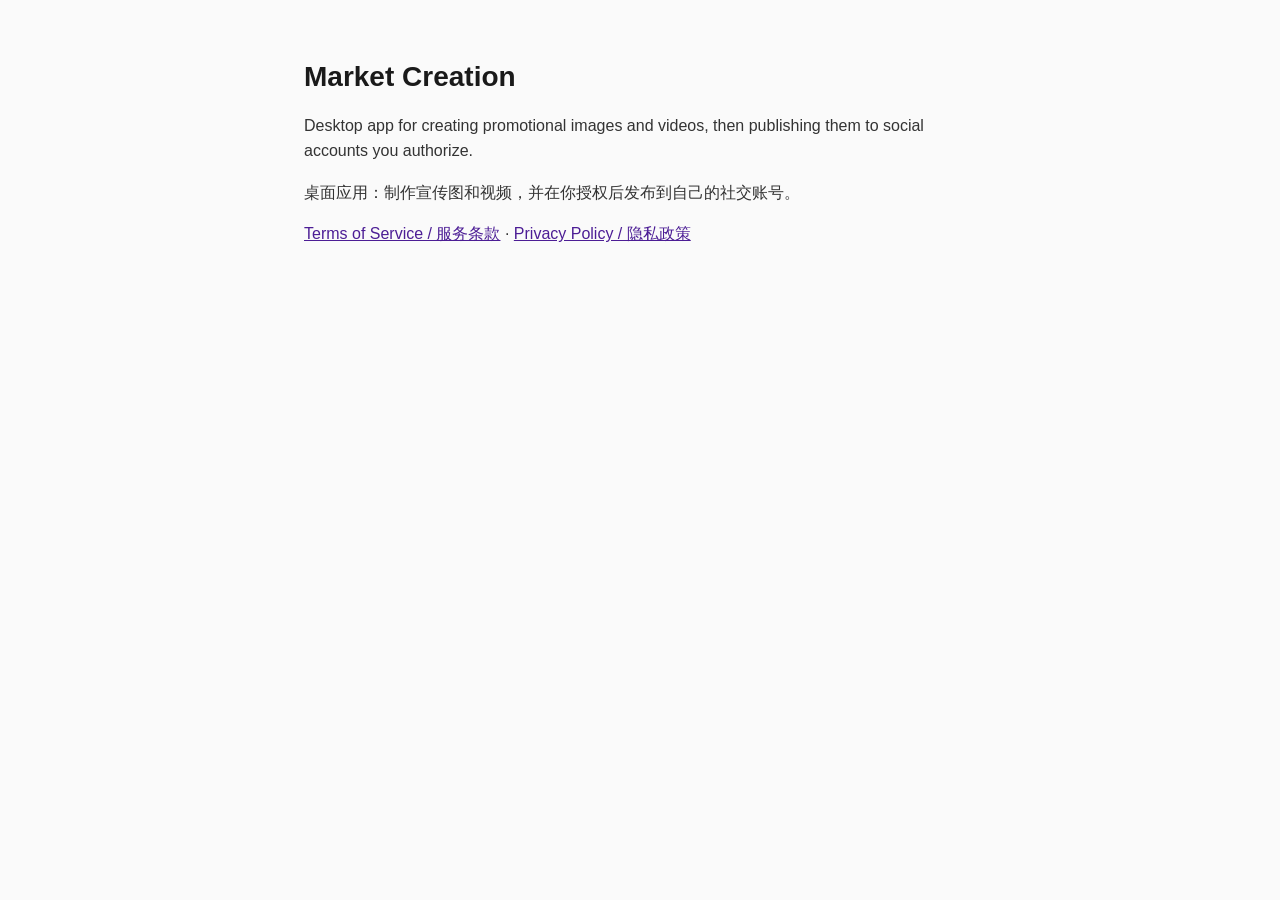
<file: index.html>
<!DOCTYPE html>
<html lang="zh-Hans">
<head>
  <meta charset="utf-8">
  <meta name="viewport" content="width=device-width, initial-scale=1">
  <title>Market Creation</title>
  <link rel="stylesheet" href="style.css">
</head>
<body>
  <main>
    <h1>Market Creation</h1>
    <p>Desktop app for creating promotional images and videos, then publishing them to social accounts you authorize.</p>
    <p>桌面应用：制作宣传图和视频，并在你授权后发布到自己的社交账号。</p>
    <p>
      <a href="terms.html">Terms of Service / 服务条款</a>
      ·
      <a href="privacy.html">Privacy Policy / 隐私政策</a>
    </p>
  </main>
</body>
</html>
</file>
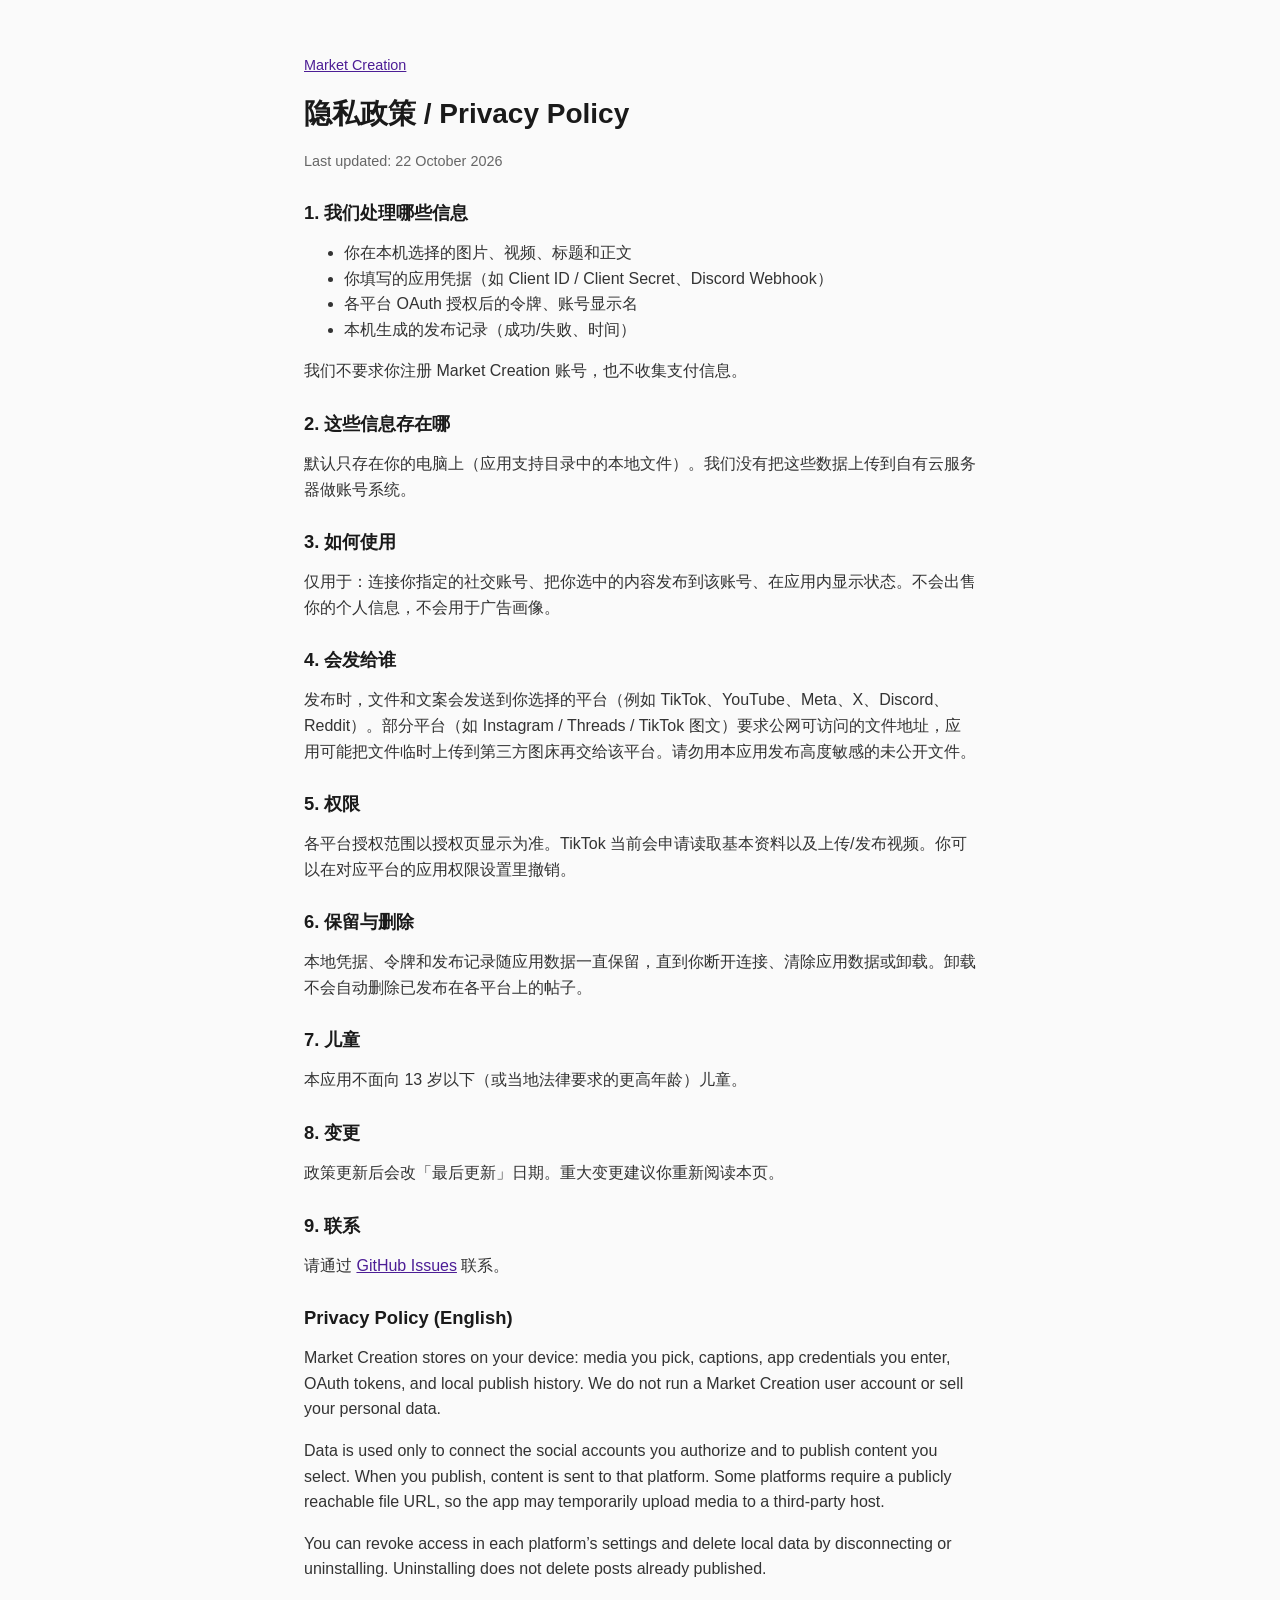
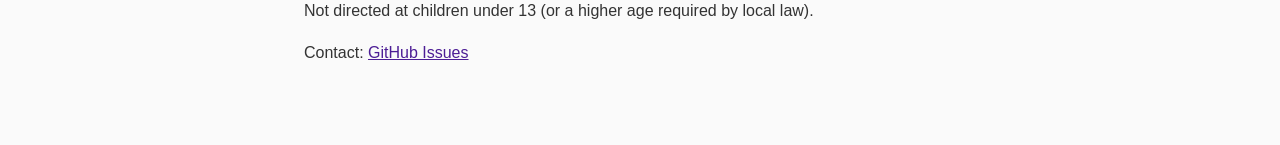
<file: privacy.html>
<!DOCTYPE html>
<html lang="zh-Hans">
<head>
  <meta charset="utf-8">
  <meta name="viewport" content="width=device-width, initial-scale=1">
  <title>Market Creation Privacy Policy</title>
  <link rel="stylesheet" href="style.css">
</head>
<body>
  <main>
    <p class="meta"><a href="index.html">Market Creation</a></p>
    <h1>隐私政策 / Privacy Policy</h1>
    <p class="meta">Last updated: 22 October 2026</p>

    <h2>1. 我们处理哪些信息</h2>
    <ul>
      <li>你在本机选择的图片、视频、标题和正文</li>
      <li>你填写的应用凭据（如 Client ID / Client Secret、Discord Webhook）</li>
      <li>各平台 OAuth 授权后的令牌、账号显示名</li>
      <li>本机生成的发布记录（成功/失败、时间）</li>
    </ul>
    <p>我们不要求你注册 Market Creation 账号，也不收集支付信息。</p>

    <h2>2. 这些信息存在哪</h2>
    <p>默认只存在你的电脑上（应用支持目录中的本地文件）。我们没有把这些数据上传到自有云服务器做账号系统。</p>

    <h2>3. 如何使用</h2>
    <p>仅用于：连接你指定的社交账号、把你选中的内容发布到该账号、在应用内显示状态。不会出售你的个人信息，不会用于广告画像。</p>

    <h2>4. 会发给谁</h2>
    <p>发布时，文件和文案会发送到你选择的平台（例如 TikTok、YouTube、Meta、X、Discord、Reddit）。部分平台（如 Instagram / Threads / TikTok 图文）要求公网可访问的文件地址，应用可能把文件临时上传到第三方图床再交给该平台。请勿用本应用发布高度敏感的未公开文件。</p>

    <h2>5. 权限</h2>
    <p>各平台授权范围以授权页显示为准。TikTok 当前会申请读取基本资料以及上传/发布视频。你可以在对应平台的应用权限设置里撤销。</p>

    <h2>6. 保留与删除</h2>
    <p>本地凭据、令牌和发布记录随应用数据一直保留，直到你断开连接、清除应用数据或卸载。卸载不会自动删除已发布在各平台上的帖子。</p>

    <h2>7. 儿童</h2>
    <p>本应用不面向 13 岁以下（或当地法律要求的更高年龄）儿童。</p>

    <h2>8. 变更</h2>
    <p>政策更新后会改「最后更新」日期。重大变更建议你重新阅读本页。</p>

    <h2>9. 联系</h2>
    <p>请通过 <a href="https://github.com/tikcat/market-creation-legal/issues">GitHub Issues</a> 联系。</p>

    <h2>Privacy Policy (English)</h2>
    <p>Market Creation stores on your device: media you pick, captions, app credentials you enter, OAuth tokens, and local publish history. We do not run a Market Creation user account or sell your personal data.</p>
    <p>Data is used only to connect the social accounts you authorize and to publish content you select. When you publish, content is sent to that platform. Some platforms require a publicly reachable file URL, so the app may temporarily upload media to a third-party host.</p>
    <p>You can revoke access in each platform’s settings and delete local data by disconnecting or uninstalling. Uninstalling does not delete posts already published.</p>
    <p>Not directed at children under 13 (or a higher age required by local law).</p>
    <p>Contact: <a href="https://github.com/tikcat/market-creation-legal/issues">GitHub Issues</a></p>
  </main>
</body>
</html>
</file>
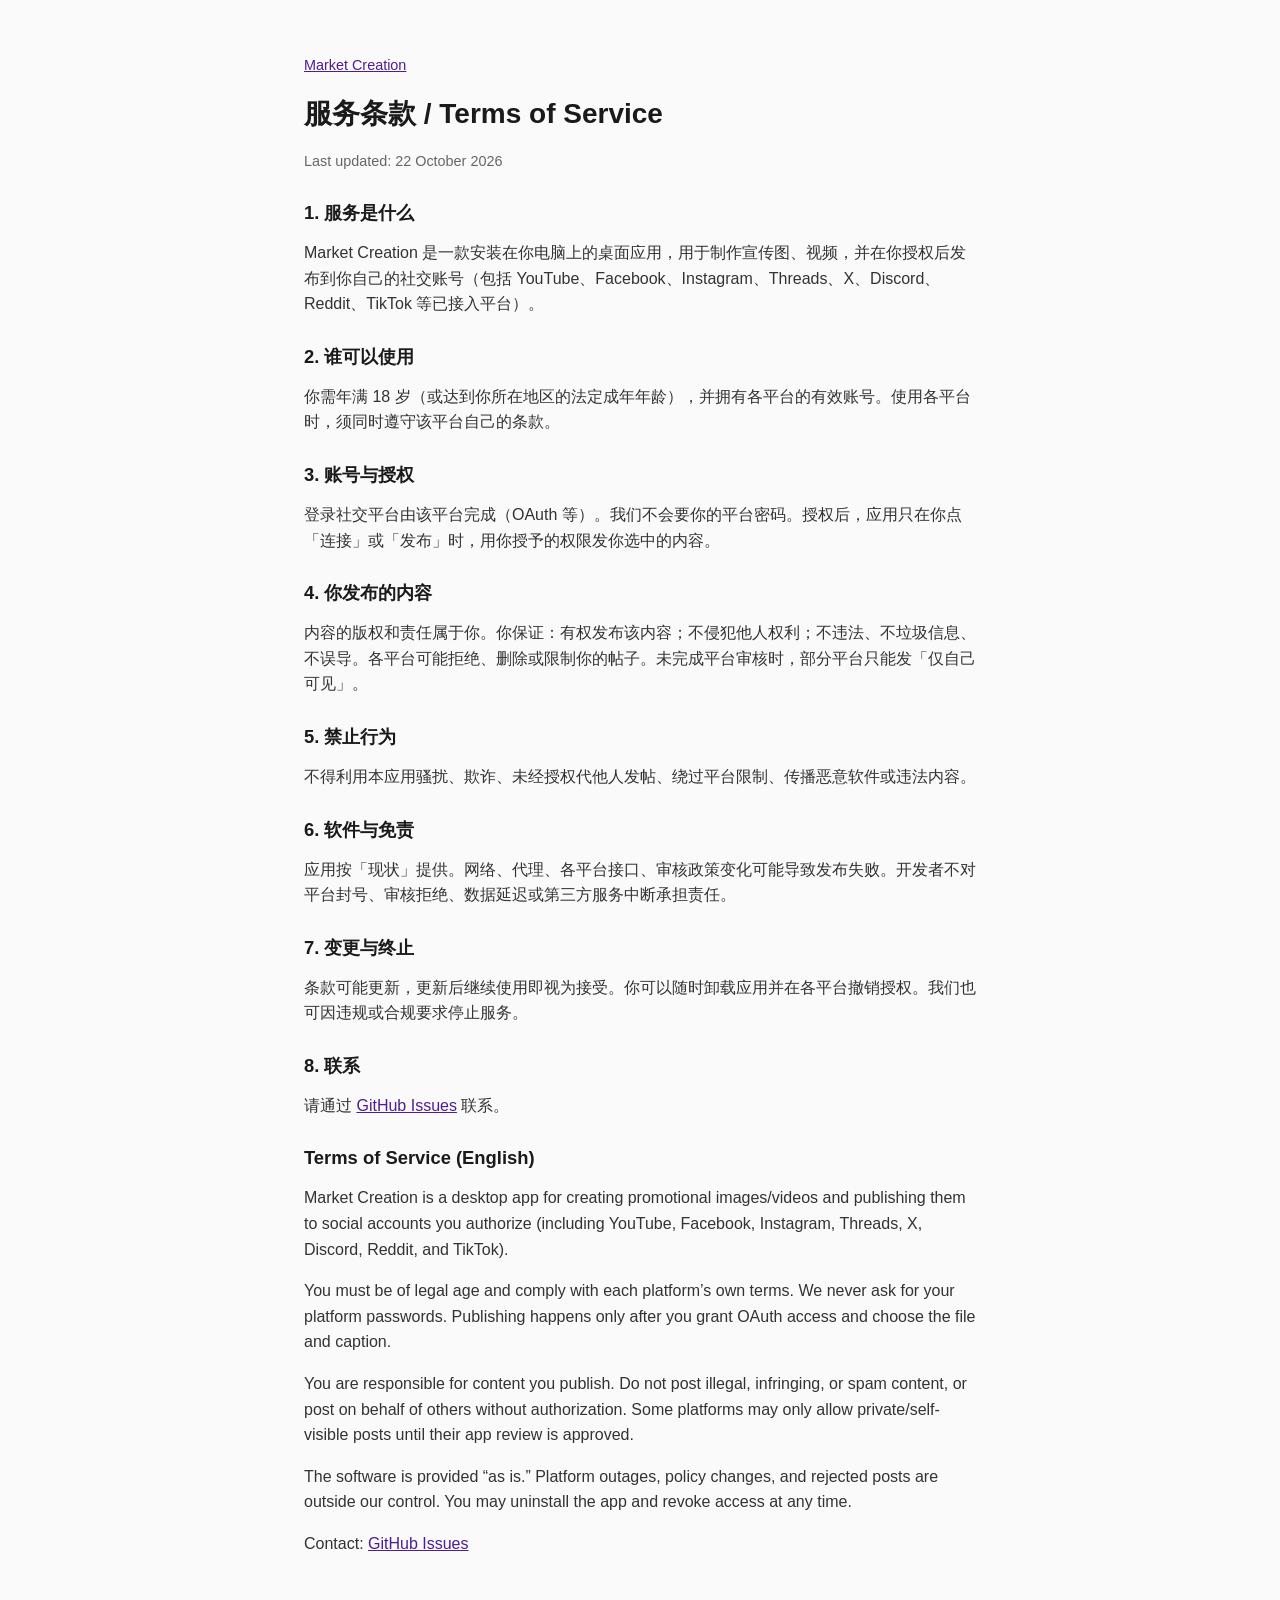
<file: terms.html>
<!DOCTYPE html>
<html lang="zh-Hans">
<head>
  <meta charset="utf-8">
  <meta name="viewport" content="width=device-width, initial-scale=1">
  <title>Market Creation Terms of Service</title>
  <link rel="stylesheet" href="style.css">
</head>
<body>
  <main>
    <p class="meta"><a href="index.html">Market Creation</a></p>
    <h1>服务条款 / Terms of Service</h1>
    <p class="meta">Last updated: 22 October 2026</p>

    <h2>1. 服务是什么</h2>
    <p>Market Creation 是一款安装在你电脑上的桌面应用，用于制作宣传图、视频，并在你授权后发布到你自己的社交账号（包括 YouTube、Facebook、Instagram、Threads、X、Discord、Reddit、TikTok 等已接入平台）。</p>

    <h2>2. 谁可以使用</h2>
    <p>你需年满 18 岁（或达到你所在地区的法定成年年龄），并拥有各平台的有效账号。使用各平台时，须同时遵守该平台自己的条款。</p>

    <h2>3. 账号与授权</h2>
    <p>登录社交平台由该平台完成（OAuth 等）。我们不会要你的平台密码。授权后，应用只在你点「连接」或「发布」时，用你授予的权限发你选中的内容。</p>

    <h2>4. 你发布的内容</h2>
    <p>内容的版权和责任属于你。你保证：有权发布该内容；不侵犯他人权利；不违法、不垃圾信息、不误导。各平台可能拒绝、删除或限制你的帖子。未完成平台审核时，部分平台只能发「仅自己可见」。</p>

    <h2>5. 禁止行为</h2>
    <p>不得利用本应用骚扰、欺诈、未经授权代他人发帖、绕过平台限制、传播恶意软件或违法内容。</p>

    <h2>6. 软件与免责</h2>
    <p>应用按「现状」提供。网络、代理、各平台接口、审核政策变化可能导致发布失败。开发者不对平台封号、审核拒绝、数据延迟或第三方服务中断承担责任。</p>

    <h2>7. 变更与终止</h2>
    <p>条款可能更新，更新后继续使用即视为接受。你可以随时卸载应用并在各平台撤销授权。我们也可因违规或合规要求停止服务。</p>

    <h2>8. 联系</h2>
    <p>请通过 <a href="https://github.com/tikcat/market-creation-legal/issues">GitHub Issues</a> 联系。</p>

    <h2>Terms of Service (English)</h2>
    <p>Market Creation is a desktop app for creating promotional images/videos and publishing them to social accounts you authorize (including YouTube, Facebook, Instagram, Threads, X, Discord, Reddit, and TikTok).</p>
    <p>You must be of legal age and comply with each platform’s own terms. We never ask for your platform passwords. Publishing happens only after you grant OAuth access and choose the file and caption.</p>
    <p>You are responsible for content you publish. Do not post illegal, infringing, or spam content, or post on behalf of others without authorization. Some platforms may only allow private/self-visible posts until their app review is approved.</p>
    <p>The software is provided “as is.” Platform outages, policy changes, and rejected posts are outside our control. You may uninstall the app and revoke access at any time.</p>
    <p>Contact: <a href="https://github.com/tikcat/market-creation-legal/issues">GitHub Issues</a></p>
  </main>
</body>
</html>
</file>
<file: style.css>
body {
  margin: 0;
  font: 16px/1.6 -apple-system, BlinkMacSystemFont, "Segoe UI", sans-serif;
  color: #1a1a1a;
  background: #fafafa;
}
main {
  max-width: 42rem;
  margin: 0 auto;
  padding: 2.5rem 1.25rem 4rem;
}
h1, h2 { line-height: 1.25; }
h1 { font-size: 1.75rem; }
h2 { font-size: 1.15rem; margin-top: 1.75rem; }
p, li { color: #333; }
a { color: #4c1d95; }
.meta { color: #666; font-size: 0.9rem; }
</file>
